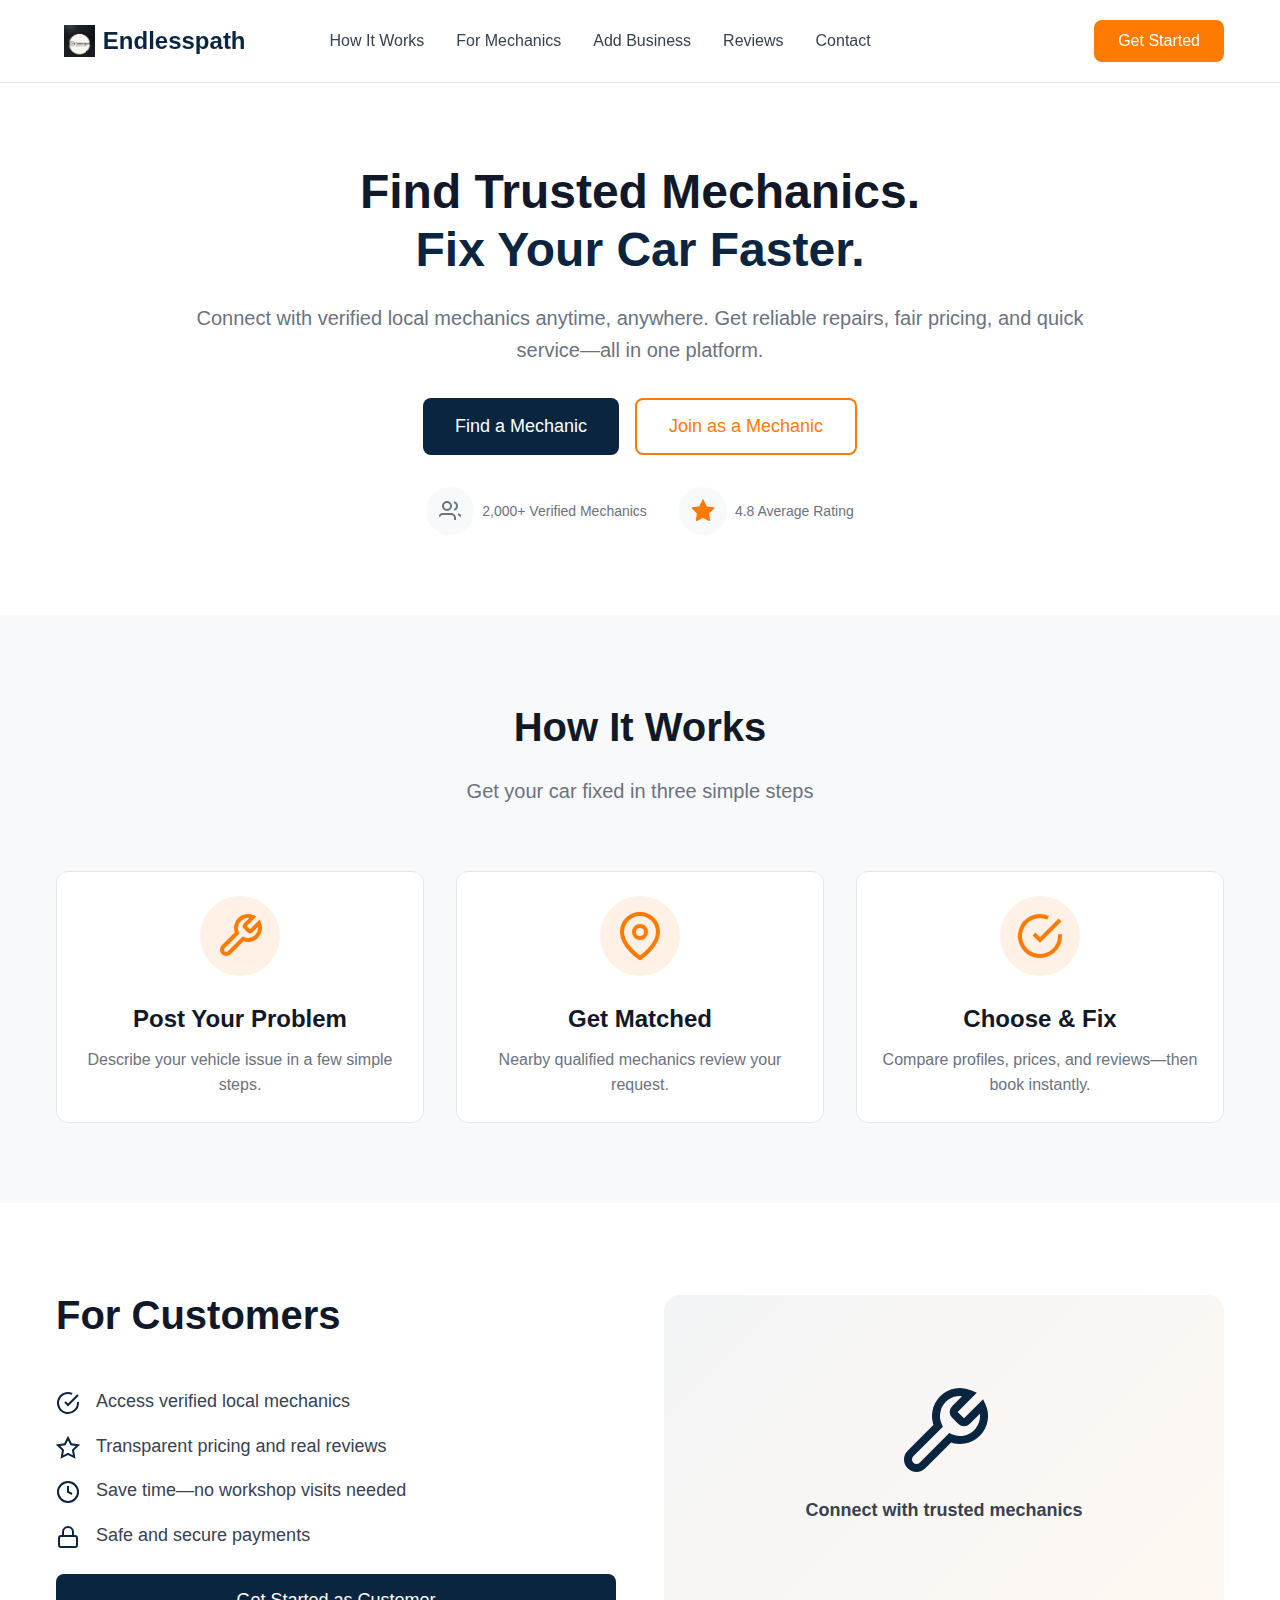
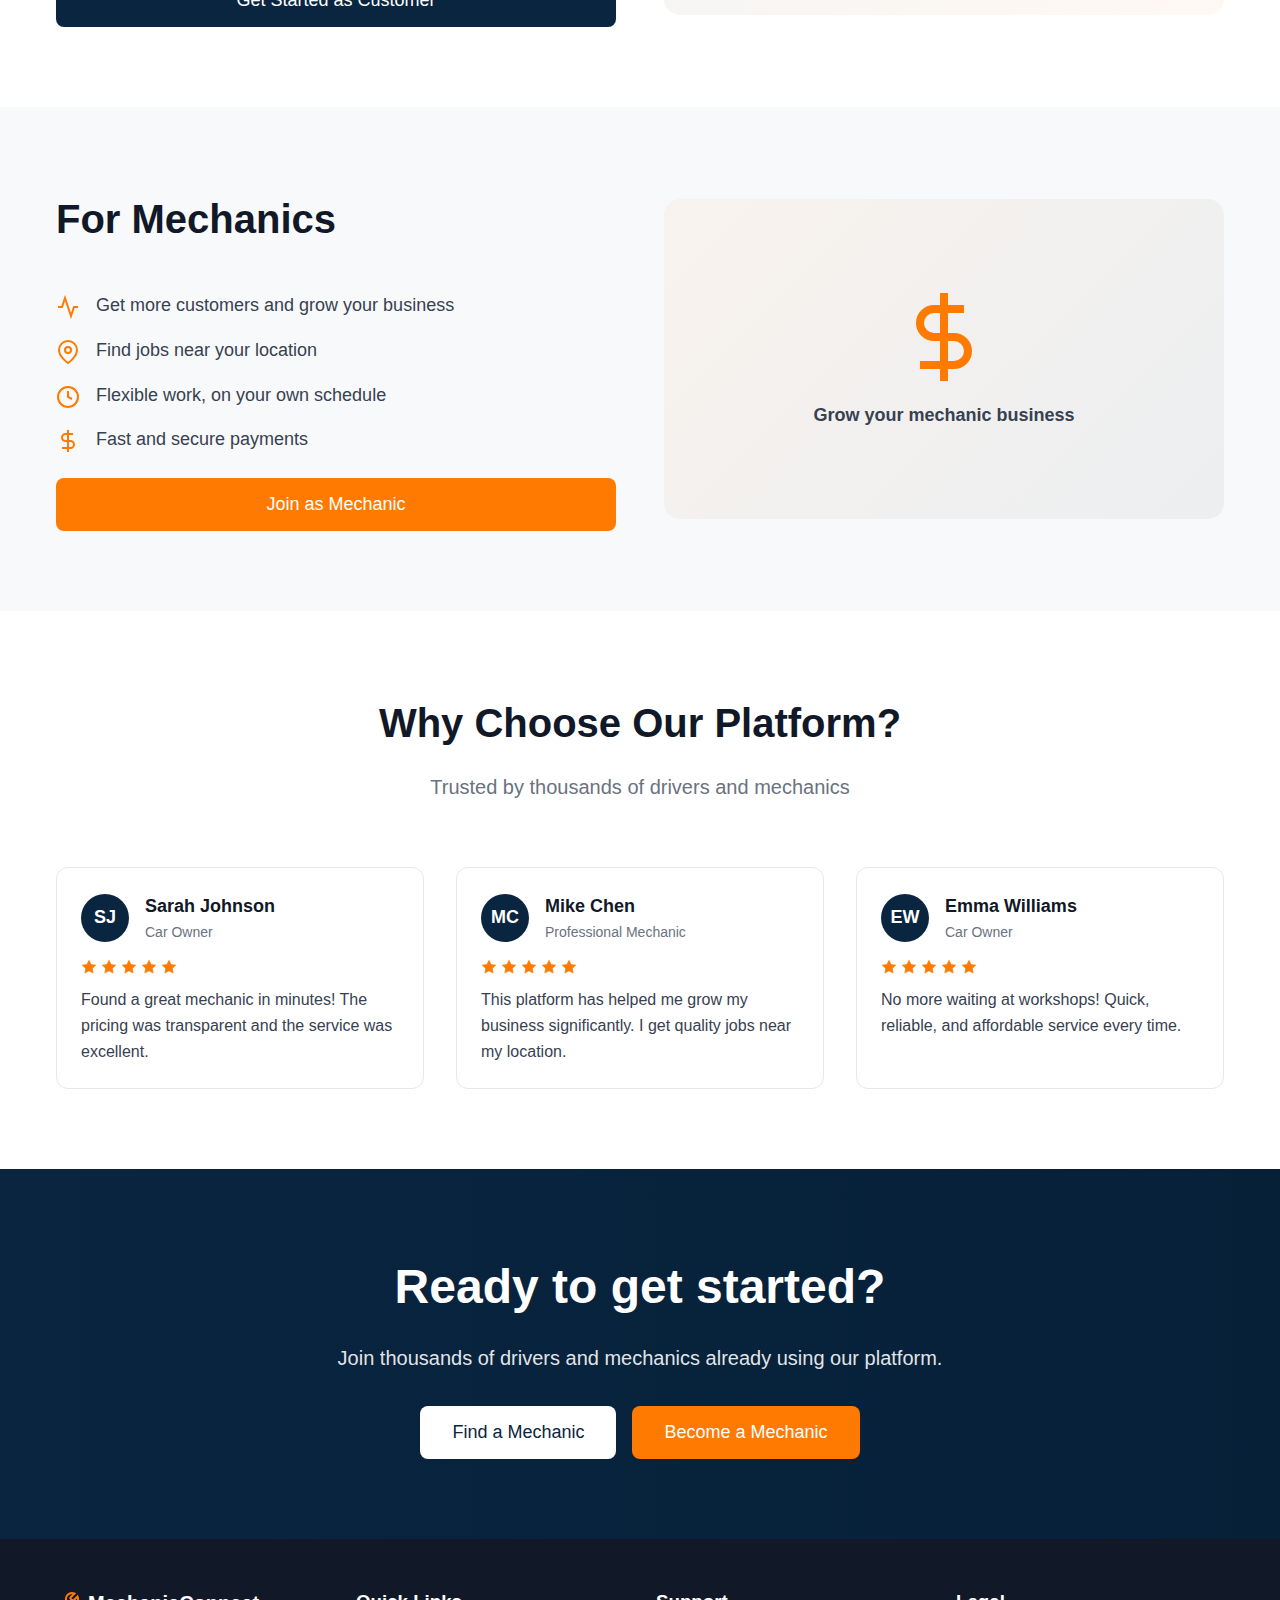
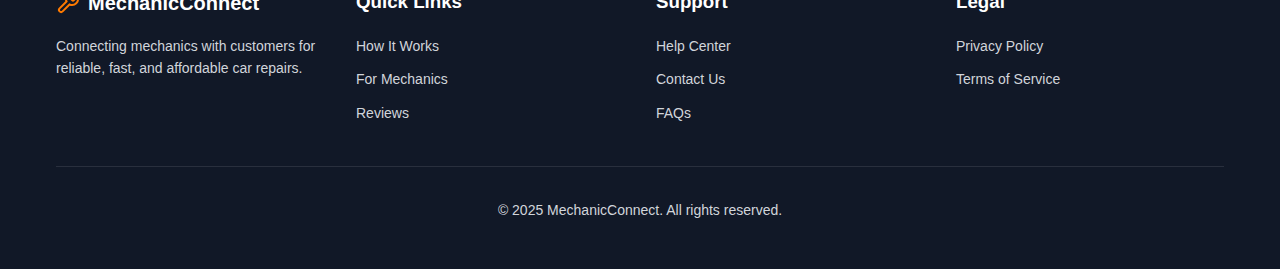
<file: index.html>
<!DOCTYPE html>
<html lang="en">
<head>
    <meta charset="UTF-8">
    <meta name="viewport" content="width=device-width, initial-scale=1.0">
    <title>MechanicConnect - Find Trusted Mechanics</title>
    <link rel="stylesheet" href="./style.css">
</head>
<body>
    <!-- Header -->
    <header class="header">
        <div class="container">
            <div class="header-content">
                <div class="logo">
                    <svg class="logo-icon" viewBox="0 0 24 24" fill="none" stroke="currentColor">
                        <img src="./logo.jpeg">
                    </svg>
                    <span class="logo-text">Endlesspath</span>
                </div>
                <nav class="nav-links">
                    <a href="#how-it-works">How It Works</a>
                    <a href="#for-mechanics">For Mechanics</a>
                    <a href="">Add Business</a>
                    <a href="#reviews">Reviews</a>
                    <a href="#contact">Contact</a>
                </nav>
                <button class="btn btn-primary" onclick="location.href='customer-register.html'">Get Started</button>
            </div>
        </div>
    </header>

    <!-- Hero Section -->
    <section class="hero">
        <div class="container">
            <div class="hero-content">
                <h1 class="hero-title">
                    Find Trusted Mechanics.<br>
                    <span class="text-blue">Fix Your Car Faster.</span>
                </h1>
                <p class="hero-subtitle">
                    Connect with verified local mechanics anytime, anywhere. Get reliable repairs, fair pricing, and quick service—all in one platform.
                </p>
                <div class="hero-buttons">
                    <button class="btn btn-blue btn-lg" onclick="location.href='customer-register.html'">Find a Mechanic</button>
                    <button class="btn btn-orange-outline btn-lg" onclick="location.href='mechanic-register.html'">Join as a Mechanic</button>
                </div>
                <div class="hero-stats">
                    <div class="stat-item">
                        <svg class="stat-icon" viewBox="0 0 24 24" fill="none" stroke="currentColor">
                            <path d="M17 21v-2a4 4 0 0 0-4-4H5a4 4 0 0 0-4 4v2"></path>
                            <circle cx="9" cy="7" r="4"></circle>
                            <path d="M23 21v-2a4 4 0 0 0-3-3.87"></path>
                            <path d="M16 3.13a4 4 0 0 1 0 7.75"></path>
                        </svg>
                        <span>2,000+ Verified Mechanics</span>
                    </div>
                    <div class="stat-item">
                        <svg class="stat-icon" viewBox="0 0 24 24" fill="#FF7A00" stroke="#FF7A00">
                            <polygon points="12 2 15.09 8.26 22 9.27 17 14.14 18.18 21.02 12 17.77 5.82 21.02 7 14.14 2 9.27 8.91 8.26 12 2"></polygon>
                        </svg>
                        <span>4.8 Average Rating</span>
                    </div>
                </div>
            </div>
        </div>
    </section>

    <!-- How It Works -->
    <section id="how-it-works" class="section section-gray">
        <div class="container">
            <div class="section-header">
                <h2 class="section-title">How It Works</h2>
                <p class="section-subtitle">Get your car fixed in three simple steps</p>
            </div>
            <div class="grid-3">
                <div class="card card-hover">
                    <div class="card-icon orange">
                        <svg viewBox="0 0 24 24" fill="none" stroke="currentColor">
                            <path d="M14.7 6.3a1 1 0 0 0 0 1.4l1.6 1.6a1 1 0 0 0 1.4 0l3.77-3.77a6 6 0 0 1-7.94 7.94l-6.91 6.91a2.12 2.12 0 0 1-3-3l6.91-6.91a6 6 0 0 1 7.94-7.94l-3.76 3.76z"></path>
                        </svg>
                    </div>
                    <h3 class="card-title">Post Your Problem</h3>
                    <p class="card-description">Describe your vehicle issue in a few simple steps.</p>
                </div>
                <div class="card card-hover">
                    <div class="card-icon orange">
                        <svg viewBox="0 0 24 24" fill="none" stroke="currentColor">
                            <path d="M21 10c0 7-9 13-9 13s-9-6-9-13a9 9 0 0 1 18 0z"></path>
                            <circle cx="12" cy="10" r="3"></circle>
                        </svg>
                    </div>
                    <h3 class="card-title">Get Matched</h3>
                    <p class="card-description">Nearby qualified mechanics review your request.</p>
                </div>
                <div class="card card-hover">
                    <div class="card-icon orange">
                        <svg viewBox="0 0 24 24" fill="none" stroke="currentColor">
                            <path d="M22 11.08V12a10 10 0 1 1-5.93-9.14"></path>
                            <polyline points="22 4 12 14.01 9 11.01"></polyline>
                        </svg>
                    </div>
                    <h3 class="card-title">Choose & Fix</h3>
                    <p class="card-description">Compare profiles, prices, and reviews—then book instantly.</p>
                </div>
            </div>
        </div>
    </section>

    <!-- Customer Benefits -->
    <section class="section">
        <div class="container">
            <div class="grid-2">
                <div class="benefits">
                    <h2 class="section-title">For Customers</h2>
                    <div class="benefit-list">
                        <div class="benefit-item">
                            <svg class="benefit-icon blue" viewBox="0 0 24 24" fill="none" stroke="currentColor">
                                <path d="M22 11.08V12a10 10 0 1 1-5.93-9.14"></path>
                                <polyline points="22 4 12 14.01 9 11.01"></polyline>
                            </svg>
                            <p>Access verified local mechanics</p>
                        </div>
                        <div class="benefit-item">
                            <svg class="benefit-icon blue" viewBox="0 0 24 24" fill="none" stroke="currentColor">
                                <polygon points="12 2 15.09 8.26 22 9.27 17 14.14 18.18 21.02 12 17.77 5.82 21.02 7 14.14 2 9.27 8.91 8.26 12 2"></polygon>
                            </svg>
                            <p>Transparent pricing and real reviews</p>
                        </div>
                        <div class="benefit-item">
                            <svg class="benefit-icon blue" viewBox="0 0 24 24" fill="none" stroke="currentColor">
                                <circle cx="12" cy="12" r="10"></circle>
                                <polyline points="12 6 12 12 16 14"></polyline>
                            </svg>
                            <p>Save time—no workshop visits needed</p>
                        </div>
                        <div class="benefit-item">
                            <svg class="benefit-icon blue" viewBox="0 0 24 24" fill="none" stroke="currentColor">
                                <rect x="3" y="11" width="18" height="11" rx="2" ry="2"></rect>
                                <path d="M7 11V7a5 5 0 0 1 10 0v4"></path>
                            </svg>
                            <p>Safe and secure payments</p>
                        </div>
                    </div>
                    <button class="btn btn-blue btn-lg" onclick="location.href='customer-register.html'">Get Started as Customer</button>
                </div>
                <div class="feature-box">
                    <svg class="feature-icon" viewBox="0 0 24 24" fill="none" stroke="currentColor">
                        <path d="M14.7 6.3a1 1 0 0 0 0 1.4l1.6 1.6a1 1 0 0 0 1.4 0l3.77-3.77a6 6 0 0 1-7.94 7.94l-6.91 6.91a2.12 2.12 0 0 1-3-3l6.91-6.91a6 6 0 0 1 7.94-7.94l-3.76 3.76z"></path>
                    </svg>
                    <p class="feature-text">Connect with trusted mechanics</p>
                </div>
            </div>
        </div>
    </section>

    <!-- Mechanic Benefits -->
    <section id="for-mechanics" class="section section-gray">
        <div class="container">
            <div class="grid-2 grid-reverse">
                <div class="feature-box feature-box-orange">
                    <svg class="feature-icon" viewBox="0 0 24 24" fill="none" stroke="currentColor">
                        <line x1="12" y1="1" x2="12" y2="23"></line>
                        <path d="M17 5H9.5a3.5 3.5 0 0 0 0 7h5a3.5 3.5 0 0 1 0 7H6"></path>
                    </svg>
                    <p class="feature-text">Grow your mechanic business</p>
                </div>
                <div class="benefits">
                    <h2 class="section-title">For Mechanics</h2>
                    <div class="benefit-list">
                        <div class="benefit-item">
                            <svg class="benefit-icon orange" viewBox="0 0 24 24" fill="none" stroke="currentColor">
                                <polyline points="22 12 18 12 15 21 9 3 6 12 2 12"></polyline>
                            </svg>
                            <p>Get more customers and grow your business</p>
                        </div>
                        <div class="benefit-item">
                            <svg class="benefit-icon orange" viewBox="0 0 24 24" fill="none" stroke="currentColor">
                                <path d="M21 10c0 7-9 13-9 13s-9-6-9-13a9 9 0 0 1 18 0z"></path>
                                <circle cx="12" cy="10" r="3"></circle>
                            </svg>
                            <p>Find jobs near your location</p>
                        </div>
                        <div class="benefit-item">
                            <svg class="benefit-icon orange" viewBox="0 0 24 24" fill="none" stroke="currentColor">
                                <circle cx="12" cy="12" r="10"></circle>
                                <polyline points="12 6 12 12 16 14"></polyline>
                            </svg>
                            <p>Flexible work, on your own schedule</p>
                        </div>
                        <div class="benefit-item">
                            <svg class="benefit-icon orange" viewBox="0 0 24 24" fill="none" stroke="currentColor">
                                <line x1="12" y1="1" x2="12" y2="23"></line>
                                <path d="M17 5H9.5a3.5 3.5 0 0 0 0 7h5a3.5 3.5 0 0 1 0 7H6"></path>
                            </svg>
                            <p>Fast and secure payments</p>
                        </div>
                    </div>
                    <button class="btn btn-orange btn-lg" onclick="location.href='mechanic-register.html'">Join as Mechanic</button>
                </div>
            </div>
        </div>
    </section>

    <!-- Reviews -->
    <section id="reviews" class="section">
        <div class="container">
            <div class="section-header">
                <h2 class="section-title">Why Choose Our Platform?</h2>
                <p class="section-subtitle">Trusted by thousands of drivers and mechanics</p>
            </div>
            <div class="grid-3">
                <div class="card">
                    <div class="review-header">
                        <div class="avatar">SJ</div>
                        <div>
                            <h4 class="review-name">Sarah Johnson</h4>
                            <p class="review-role">Car Owner</p>
                        </div>
                    </div>
                    <div class="review-stars">
                        <svg viewBox="0 0 24 24" fill="#FF7A00" stroke="#FF7A00"><polygon points="12 2 15.09 8.26 22 9.27 17 14.14 18.18 21.02 12 17.77 5.82 21.02 7 14.14 2 9.27 8.91 8.26 12 2"></polygon></svg>
                        <svg viewBox="0 0 24 24" fill="#FF7A00" stroke="#FF7A00"><polygon points="12 2 15.09 8.26 22 9.27 17 14.14 18.18 21.02 12 17.77 5.82 21.02 7 14.14 2 9.27 8.91 8.26 12 2"></polygon></svg>
                        <svg viewBox="0 0 24 24" fill="#FF7A00" stroke="#FF7A00"><polygon points="12 2 15.09 8.26 22 9.27 17 14.14 18.18 21.02 12 17.77 5.82 21.02 7 14.14 2 9.27 8.91 8.26 12 2"></polygon></svg>
                        <svg viewBox="0 0 24 24" fill="#FF7A00" stroke="#FF7A00"><polygon points="12 2 15.09 8.26 22 9.27 17 14.14 18.18 21.02 12 17.77 5.82 21.02 7 14.14 2 9.27 8.91 8.26 12 2"></polygon></svg>
                        <svg viewBox="0 0 24 24" fill="#FF7A00" stroke="#FF7A00"><polygon points="12 2 15.09 8.26 22 9.27 17 14.14 18.18 21.02 12 17.77 5.82 21.02 7 14.14 2 9.27 8.91 8.26 12 2"></polygon></svg>
                    </div>
                    <p class="review-text">Found a great mechanic in minutes! The pricing was transparent and the service was excellent.</p>
                </div>
                <div class="card">
                    <div class="review-header">
                        <div class="avatar">MC</div>
                        <div>
                            <h4 class="review-name">Mike Chen</h4>
                            <p class="review-role">Professional Mechanic</p>
                        </div>
                    </div>
                    <div class="review-stars">
                        <svg viewBox="0 0 24 24" fill="#FF7A00" stroke="#FF7A00"><polygon points="12 2 15.09 8.26 22 9.27 17 14.14 18.18 21.02 12 17.77 5.82 21.02 7 14.14 2 9.27 8.91 8.26 12 2"></polygon></svg>
                        <svg viewBox="0 0 24 24" fill="#FF7A00" stroke="#FF7A00"><polygon points="12 2 15.09 8.26 22 9.27 17 14.14 18.18 21.02 12 17.77 5.82 21.02 7 14.14 2 9.27 8.91 8.26 12 2"></polygon></svg>
                        <svg viewBox="0 0 24 24" fill="#FF7A00" stroke="#FF7A00"><polygon points="12 2 15.09 8.26 22 9.27 17 14.14 18.18 21.02 12 17.77 5.82 21.02 7 14.14 2 9.27 8.91 8.26 12 2"></polygon></svg>
                        <svg viewBox="0 0 24 24" fill="#FF7A00" stroke="#FF7A00"><polygon points="12 2 15.09 8.26 22 9.27 17 14.14 18.18 21.02 12 17.77 5.82 21.02 7 14.14 2 9.27 8.91 8.26 12 2"></polygon></svg>
                        <svg viewBox="0 0 24 24" fill="#FF7A00" stroke="#FF7A00"><polygon points="12 2 15.09 8.26 22 9.27 17 14.14 18.18 21.02 12 17.77 5.82 21.02 7 14.14 2 9.27 8.91 8.26 12 2"></polygon></svg>
                    </div>
                    <p class="review-text">This platform has helped me grow my business significantly. I get quality jobs near my location.</p>
                </div>
                <div class="card">
                    <div class="review-header">
                        <div class="avatar">EW</div>
                        <div>
                            <h4 class="review-name">Emma Williams</h4>
                            <p class="review-role">Car Owner</p>
                        </div>
                    </div>
                    <div class="review-stars">
                        <svg viewBox="0 0 24 24" fill="#FF7A00" stroke="#FF7A00"><polygon points="12 2 15.09 8.26 22 9.27 17 14.14 18.18 21.02 12 17.77 5.82 21.02 7 14.14 2 9.27 8.91 8.26 12 2"></polygon></svg>
                        <svg viewBox="0 0 24 24" fill="#FF7A00" stroke="#FF7A00"><polygon points="12 2 15.09 8.26 22 9.27 17 14.14 18.18 21.02 12 17.77 5.82 21.02 7 14.14 2 9.27 8.91 8.26 12 2"></polygon></svg>
                        <svg viewBox="0 0 24 24" fill="#FF7A00" stroke="#FF7A00"><polygon points="12 2 15.09 8.26 22 9.27 17 14.14 18.18 21.02 12 17.77 5.82 21.02 7 14.14 2 9.27 8.91 8.26 12 2"></polygon></svg>
                        <svg viewBox="0 0 24 24" fill="#FF7A00" stroke="#FF7A00"><polygon points="12 2 15.09 8.26 22 9.27 17 14.14 18.18 21.02 12 17.77 5.82 21.02 7 14.14 2 9.27 8.91 8.26 12 2"></polygon></svg>
                        <svg viewBox="0 0 24 24" fill="#FF7A00" stroke="#FF7A00"><polygon points="12 2 15.09 8.26 22 9.27 17 14.14 18.18 21.02 12 17.77 5.82 21.02 7 14.14 2 9.27 8.91 8.26 12 2"></polygon></svg>
                    </div>
                    <p class="review-text">No more waiting at workshops! Quick, reliable, and affordable service every time.</p>
                </div>
            </div>
        </div>
    </section>

    <!-- Final CTA -->
    <section class="cta-section">
        <div class="container">
            <div class="cta-content">
                <h2 class="cta-title">Ready to get started?</h2>
                <p class="cta-subtitle">Join thousands of drivers and mechanics already using our platform.</p>
                <div class="cta-buttons">
                    <button class="btn btn-white btn-lg" onclick="location.href='customer-register.html'">Find a Mechanic</button>
                    <button class="btn btn-orange btn-lg" onclick="location.href='mechanic-register.html'">Become a Mechanic</button>
                </div>
            </div>
        </div>
    </section>

    <!-- Footer -->
    <footer id="contact" class="footer">
        <div class="container">
            <div class="footer-grid">
                <div>
                    <div class="footer-logo">
                        <svg class="logo-icon" viewBox="0 0 24 24" fill="none" stroke="currentColor">
                            <path d="M14.7 6.3a1 1 0 0 0 0 1.4l1.6 1.6a1 1 0 0 0 1.4 0l3.77-3.77a6 6 0 0 1-7.94 7.94l-6.91 6.91a2.12 2.12 0 0 1-3-3l6.91-6.91a6 6 0 0 1 7.94-7.94l-3.76 3.76z"></path>
                        </svg>
                        <span>MechanicConnect</span>
                    </div>
                    <p class="footer-text">Connecting mechanics with customers for reliable, fast, and affordable car repairs.</p>
                </div>
                <div>
                    <h3 class="footer-title">Quick Links</h3>
                    <ul class="footer-links">
                        <li><a href="#how-it-works">How It Works</a></li>
                        <li><a href="#for-mechanics">For Mechanics</a></li>
                        <li><a href="#reviews">Reviews</a></li>
                    </ul>
                </div>
                <div>
                    <h3 class="footer-title">Support</h3>
                    <ul class="footer-links">
                        <li><a href="#">Help Center</a></li>
                        <li><a href="#">Contact Us</a></li>
                        <li><a href="#">FAQs</a></li>
                    </ul>
                </div>
                <div>
                    <h3 class="footer-title">Legal</h3>
                    <ul class="footer-links">
                        <li><a href="#">Privacy Policy</a></li>
                        <li><a href="#">Terms of Service</a></li>
                    </ul>
                </div>
            </div>
            <div class="footer-bottom">
                <p>&copy; 2025 MechanicConnect. All rights reserved.</p>
            </div>
        </div>
    </footer>
</body>

</html>
</file>
<file: style.css>
* {
    margin: 0;
    padding: 0;
    box-sizing: border-box;
}

:root {
    --primary-blue: #0A2540;
    --primary-orange: #FF7A00;
    --blue-700: #062038;
    --gray-50: #F8F9FA;
    --gray-100: #F3F4F6;
    --gray-200: #E5E7EB;
    --gray-300: #D1D5DB;
    --gray-600: #6B7280;
    --gray-700: #374151;
    --gray-900: #111827;
    --white: #FFFFFF;
}

body {
    font-family: -apple-system, BlinkMacSystemFont, 'Segoe UI', 'Roboto', 'Oxygen', 'Ubuntu', 'Cantarell', sans-serif;
    line-height: 1.6;
    color: var(--gray-900);
    background-color: var(--white);
}

html {
    scroll-behavior: smooth;
}

/* Container */
.container {
    max-width: 1200px;
    margin: 0 auto;
    padding: 0 1rem;
}

.container-small {
    max-width: 500px;
    margin: 0 auto;
    padding: 3rem 1rem;
}

.container-medium {
    max-width: 800px;
    margin: 0 auto;
    padding: 3rem 1rem;
}

/* Header */
.header {
    position: sticky;
    top: 0;
    z-index: 50;
    background: rgba(255, 255, 255, 0.95);
    backdrop-filter: blur(10px);
    border-bottom: 1px solid var(--gray-200);
}

.header-content {
    display: flex;
    align-items: center;
    justify-content: space-between;
    padding: 1rem 0;
}

.logo {
    display: flex;
    align-items: center;
    gap: 0.5rem;
    height:50px;
    width:50px;
}

.logo-icon {
    width: 32px;
    height: 32px;
    stroke: var(--primary-blue);
    stroke-width: 2;
}

img{
    width:32px;
    height:32px;
}

.logo-icon.orange {
    stroke: var(--primary-orange);
}

.logo-text {
    font-size: 1.5rem;
    font-weight: bold;
    color: var(--primary-blue);
}

.nav-links {
    display: none;
    gap: 2rem;
}

.nav-links a {
    text-decoration: none;
    color: var(--gray-700);
    transition: color 0.2s;
}

.nav-links a:hover {
    color: var(--primary-blue);
}

@media (min-width: 768px) {
    .nav-links {
        display: flex;
    }
}

/* Hero Section */
.hero {
    padding: 5rem 1rem;
    background-color: var(--white);
}

.hero-content {
    text-align: center;
    max-width: 900px;
    margin: 0 auto;
}

.hero-title {
    font-size: 3rem;
    font-weight: bold;
    line-height: 1.2;
    margin-bottom: 1.5rem;
}

.text-blue {
    color: var(--primary-blue);
}

.hero-subtitle {
    font-size: 1.25rem;
    color: var(--gray-600);
    margin-bottom: 2rem;
}

.hero-buttons {
    display: flex;
    flex-direction: column;
    gap: 1rem;
    justify-content: center;
    margin-bottom: 2rem;
}

@media (min-width: 640px) {
    .hero-buttons {
        flex-direction: row;
    }
}

.hero-stats {
    display: flex;
    flex-direction: column;
    gap: 1rem;
    justify-content: center;
    align-items: center;
    margin-top: 2rem;
}

@media (min-width: 640px) {
    .hero-stats {
        flex-direction: row;
        gap: 2rem;
    }
}

.stat-item {
    display: flex;
    align-items: center;
    gap: 0.5rem;
    font-size: 0.875rem;
    color: var(--gray-600);
}

.stat-icon {
    width: 20px;
    height: 20px;
    stroke-width: 2;
}

/* Sections */
.section {
    padding: 5rem 1rem;
}

.section-gray {
    background-color: var(--gray-50);
}

.section-header {
    text-align: center;
    margin-bottom: 4rem;
}

.section-title {
    font-size: 2.5rem;
    font-weight: bold;
    margin-bottom: 1rem;
}

.section-subtitle {
    font-size: 1.25rem;
    color: var(--gray-600);
}

/* Grid Layouts */
.grid-2 {
    display: grid;
    grid-template-columns: 1fr;
    gap: 3rem;
    align-items: center;
}

@media (min-width: 768px) {
    .grid-2 {
        grid-template-columns: 1fr 1fr;
    }
}

.grid-3 {
    display: grid;
    grid-template-columns: 1fr;
    gap: 2rem;
}

@media (min-width: 768px) {
    .grid-3 {
        grid-template-columns: repeat(3, 1fr);
    }
}

.grid-reverse {
    direction: ltr;
}

@media (min-width: 768px) {
    .grid-reverse > *:first-child {
        order: 1;
    }
    .grid-reverse > *:last-child {
        order: 0;
    }
}

/* Cards */
.card {
    background: var(--white);
    border: 1px solid var(--gray-200);
    border-radius: 12px;
    padding: 1.5rem;
    transition: box-shadow 0.3s, border-color 0.3s;
}

.card-hover:hover {
    box-shadow: 0 10px 25px rgba(0, 0, 0, 0.1);
    border-color: var(--primary-blue);
}

.card-icon {
    display: flex;
    align-items: center;
    justify-content: center;
    width: 80px;
    height: 80px;
    margin: 0 auto 1.5rem;
    border-radius: 50%;
}

.card-icon.orange {
    color: var(--primary-orange);
    background: rgba(255, 122, 0, 0.1);
}

.card-icon svg {
    width: 48px;
    height: 48px;
    stroke-width: 2;
}

.card-title {
    font-size: 1.5rem;
    font-weight: 600;
    text-align: center;
    margin-bottom: 0.5rem;
}

.card-description {
    text-align: center;
    color: var(--gray-600);
}

.card-subtitle {
    color: var(--gray-600);
    margin-bottom: 1rem;
}

/* Benefits */
.benefits {
    display: flex;
    flex-direction: column;
    gap: 1.5rem;
}

.benefit-list {
    display: flex;
    flex-direction: column;
    gap: 1rem;
}

.benefit-item {
    display: flex;
    align-items: flex-start;
    gap: 1rem;
}

.benefit-icon {
    width: 24px;
    height: 24px;
    flex-shrink: 0;
    margin-top: 0.25rem;
    stroke-width: 2;
}

.benefit-icon.blue {
    stroke: var(--primary-blue);
}

.benefit-icon.orange {
    stroke: var(--primary-orange);
}

.benefit-item p {
    font-size: 1.125rem;
    color: var(--gray-700);
}

/* Feature Box */
.feature-box {
    display: flex;
    flex-direction: column;
    align-items: center;
    justify-content: center;
    background: linear-gradient(135deg, rgba(10, 37, 64, 0.05), rgba(255, 122, 0, 0.05));
    border-radius: 16px;
    padding: 3rem;
    min-height: 320px;
}

.feature-box-orange {
    background: linear-gradient(135deg, rgba(255, 122, 0, 0.05), rgba(10, 37, 64, 0.05));
}

.feature-icon {
    width: 96px;
    height: 96px;
    margin-bottom: 1rem;
    stroke: var(--primary-blue);
    stroke-width: 2;
}

.feature-box-orange .feature-icon {
    stroke: var(--primary-orange);
}

.feature-text {
    font-size: 1.125rem;
    font-weight: 600;
    text-align: center;
    color: var(--gray-700);
}

/* Reviews */
.review-header {
    display: flex;
    align-items: center;
    gap: 1rem;
    margin-bottom: 1rem;
}

.avatar {
    width: 48px;
    height: 48px;
    border-radius: 50%;
    background: var(--primary-blue);
    color: var(--white);
    display: flex;
    align-items: center;
    justify-content: center;
    font-weight: 600;
    font-size: 1.125rem;
}

.review-name {
    font-size: 1.125rem;
    font-weight: 600;
}

.review-role {
    font-size: 0.875rem;
    color: var(--gray-600);
}

.review-stars {
    display: flex;
    gap: 0.25rem;
    margin-bottom: 0.75rem;
}

.review-stars svg {
    width: 16px;
    height: 16px;
}

.review-text {
    color: var(--gray-700);
    line-height: 1.6;
}

/* CTA Section */
.cta-section {
    padding: 5rem 1rem;
    background: linear-gradient(90deg, var(--primary-blue) 0%, var(--blue-700) 100%);
}

.cta-content {
    max-width: 800px;
    margin: 0 auto;
    text-align: center;
}

.cta-title {
    font-size: 3rem;
    font-weight: bold;
    color: var(--white);
    margin-bottom: 1rem;
}

.cta-subtitle {
    font-size: 1.25rem;
    color: rgba(255, 255, 255, 0.9);
    margin-bottom: 2rem;
}

.cta-buttons {
    display: flex;
    flex-direction: column;
    gap: 1rem;
    justify-content: center;
}

@media (min-width: 640px) {
    .cta-buttons {
        flex-direction: row;
    }
}

/* Footer */
.footer {
    background: var(--gray-900);
    color: var(--gray-300);
    padding: 3rem 1rem;
}

.footer-grid {
    display: grid;
    grid-template-columns: 1fr;
    gap: 2rem;
    margin-bottom: 2rem;
}

@media (min-width: 768px) {
    .footer-grid {
        grid-template-columns: repeat(4, 1fr);
    }
}

.footer-logo {
    display: flex;
    align-items: center;
    gap: 0.5rem;
    margin-bottom: 1rem;
}

.footer-logo svg {
    width: 24px;
    height: 24px;
    stroke: var(--primary-orange);
}

.footer-logo span {
    font-size: 1.25rem;
    font-weight: bold;
    color: var(--white);
}

.footer-text {
    font-size: 0.875rem;
    line-height: 1.6;
}

.footer-title {
    font-weight: 600;
    color: var(--white);
    margin-bottom: 1rem;
}

.footer-links {
    list-style: none;
}

.footer-links li {
    margin-bottom: 0.5rem;
}

.footer-links a {
    color: var(--gray-300);
    text-decoration: none;
    font-size: 0.875rem;
    transition: color 0.2s;
}

.footer-links a:hover {
    color: var(--primary-orange);
}

.footer-bottom {
    text-align: center;
    padding-top: 2rem;
    border-top: 1px solid rgba(255, 255, 255, 0.1);
}

.footer-bottom p {
    font-size: 0.875rem;
}

/* Buttons */
.btn {
    display: inline-flex;
    align-items: center;
    justify-content: center;
    gap: 0.5rem;
    padding: 0.75rem 1.5rem;
    border: none;
    border-radius: 8px;
    font-size: 1rem;
    font-weight: 500;
    cursor: pointer;
    transition: all 0.2s;
    text-decoration: none;
}

.btn:hover {
    transform: translateY(-1px);
}

.btn:active {
    transform: translateY(0);
}

.btn svg {
    width: 16px;
    height: 16px;
    stroke-width: 2;
}

.btn-primary {
    background: var(--primary-orange);
    color: var(--white);
}

.btn-primary:hover {
    background: rgba(255, 122, 0, 0.9);
}

.btn-blue {
    background: var(--primary-blue);
    color: var(--white);
}

.btn-blue:hover {
    background: rgba(10, 37, 64, 0.9);
}

.btn-orange {
    background: var(--primary-orange);
    color: var(--white);
}

.btn-orange:hover {
    background: rgba(255, 122, 0, 0.9);
}

.btn-orange-outline {
    border: 2px solid var(--primary-orange);
    color: var(--primary-orange);
    background: transparent;
}

.btn-orange-outline:hover {
    background: var(--primary-orange);
    color: var(--white);
}

.btn-white {
    background: var(--white);
    color: var(--primary-blue);
}

.btn-white:hover {
    background: var(--gray-100);
}

.btn-outline {
    border: 1px solid var(--gray-300);
    background: transparent;
    color: var(--gray-700);
}

.btn-outline:hover {
    border-color: var(--primary-blue);
    color: var(--primary-blue);
}

.btn-ghost {
    background: transparent;
    color: var(--gray-700);
    padding: 0.5rem 1rem;
}

.btn-ghost:hover {
    background: var(--gray-100);
}

.btn-lg {
    padding: 1rem 2rem;
    font-size: 1.125rem;
}

.btn-full {
    width: 100%;
}

.btn-back {
    display: flex;
    align-items: center;
    gap: 0.5rem;
    background: transparent;
    border: none;
    color: var(--gray-700);
    padding: 0.5rem;
    margin-bottom: 1.5rem;
    cursor: pointer;
    transition: color 0.2s;
}

.btn-back:hover {
    color: var(--primary-blue);
}

.btn-back svg {
    width: 20px;
    height: 20px;
    stroke-width: 2;
}

/* Forms */
.form {
    display: flex;
    flex-direction: column;
    gap: 1.5rem;
}

.form-row {
    display: grid;
    grid-template-columns: 1fr;
    gap: 1rem;
}

@media (min-width: 768px) {
    .form-row {
        grid-template-columns: 1fr 1fr;
    }
}

.form-group {
    display: flex;
    flex-direction: column;
    gap: 0.5rem;
}

.form-group label {
    font-weight: 500;
    color: var(--gray-700);
}

.form-group input,
.form-group select,
.form-group textarea {
    padding: 0.75rem;
    border: 1px solid var(--gray-300);
    border-radius: 6px;
    font-size: 1rem;
    font-family: inherit;
    transition: border-color 0.2s, box-shadow 0.2s;
}

.form-group input:focus,
.form-group select:focus,
.form-group textarea:focus {
    outline: none;
    border-color: var(--primary-blue);
    box-shadow: 0 0 0 3px rgba(10, 37, 64, 0.1);
}

.form-group textarea {
    resize: vertical;
}

.form-footer {
    text-align: center;
    font-size: 0.875rem;
    color: var(--gray-600);
}

.link-blue {
    color: var(--primary-blue);
    text-decoration: none;
    font-weight: 600;
}

.link-blue:hover {
    text-decoration: underline;
}

.link-orange {
    color: var(--primary-orange);
    text-decoration: none;
    font-weight: 600;
}

.link-orange:hover {
    text-decoration: underline;
}

/* Register Page */
.register-page {
    min-height: 100vh;
    background: var(--gray-50);
    padding: 2rem 1rem;
}

.register-card {
    max-width: 100%;
}

.register-header {
    text-align: center;
    margin-bottom: 2rem;
}

.register-icon {
    width: 80px;
    height: 80px;
    margin: 0 auto 1rem;
    border-radius: 50%;
    display: flex;
    align-items: center;
    justify-content: center;
}

.register-icon.blue {
    background: rgba(10, 37, 64, 0.1);
}

.register-icon.orange {
    background: rgba(255, 122, 0, 0.1);
}

.register-icon svg {
    width: 48px;
    height: 48px;
    stroke-width: 2;
}

.register-icon.blue svg {
    stroke: var(--primary-blue);
}

.register-icon.orange svg {
    stroke: var(--primary-orange);
}

.register-title {
    font-size: 2rem;
    font-weight: bold;
    margin-bottom: 0.5rem;
}

.register-subtitle {
    color: var(--gray-600);
}

/* Dashboard */
.dashboard-header {
    background: var(--white);
}

.header-user {
    display: flex;
    align-items: center;
    gap: 1rem;
}

.dashboard-content {
    min-height: calc(100vh - 70px);
    background: var(--gray-50);
    padding: 2rem 1rem;
}

.dashboard-header-section {
    margin-bottom: 2rem;
}

.dashboard-header-section h1 {
    font-size: 2rem;
    font-weight: bold;
    margin-bottom: 0.5rem;
}

.dashboard-header-section p {
    color: var(--gray-600);
}

/* Search */
.search-card {
    margin-bottom: 2rem;
}

.search-bar {
    display: flex;
    gap: 1rem;
    margin-bottom: 1rem;
}

.search-bar input {
    flex: 1;
    padding: 0.75rem;
    border: 1px solid var(--gray-300);
    border-radius: 6px;
    font-size: 1rem;
}

.search-bar input:focus {
    outline: none;
    border-color: var(--primary-blue);
    box-shadow: 0 0 0 3px rgba(10, 37, 64, 0.1);
}

/* Stats Grid */
.stats-grid {
    display: grid;
    grid-template-columns: 1fr;
    gap: 1.5rem;
    margin-bottom: 2rem;
}

@media (min-width: 768px) {
    .stats-grid {
        grid-template-columns: repeat(2, 1fr);
    }
}

@media (min-width: 1024px) {
    .stats-grid {
        grid-template-columns: repeat(4, 1fr);
    }
}

.stat-card {
    background: var(--white);
    border: 1px solid var(--gray-200);
    border-radius: 12px;
    padding: 1.5rem;
}

.stat-content {
    display: flex;
    align-items: center;
    justify-content: space-between;
}

.stat-label {
    font-size: 0.875rem;
    color: var(--gray-600);
    margin-bottom: 0.25rem;
}

.stat-value {
    font-size: 2rem;
    font-weight: bold;
    color: var(--gray-900);
}

.stat-icon {
    width: 48px;
    height: 48px;
    padding: 12px;
    border-radius: 50%;
    background: var(--gray-50);
}

.stat-icon svg {
    width: 100%;
    height: 100%;
    stroke-width: 2;
}

.stat-icon.blue svg {
    stroke: var(--primary-blue);
}

.stat-icon.orange svg {
    stroke: var(--primary-orange);
}

.stat-icon.green svg {
    stroke: #10B981;
}

/* Profile */
.profile-card {
    margin-bottom: 2rem;
}

.profile-content {
    display: flex;
    gap: 1.5rem;
    align-items: flex-start;
}

.profile-avatar {
    width: 64px;
    height: 64px;
    border-radius: 50%;
    background: var(--primary-orange);
    color: var(--white);
    display: flex;
    align-items: center;
    justify-content: center;
    font-weight: 600;
    font-size: 1.5rem;
    flex-shrink: 0;
}

.profile-info {
    flex: 1;
}

.profile-name-row {
    display: flex;
    align-items: center;
    gap: 1rem;
    margin-bottom: 0.75rem;
}

.profile-name-row h3 {
    font-size: 1.25rem;
    font-weight: 600;
}

.badge {
    display: inline-block;
    padding: 0.25rem 0.75rem;
    border-radius: 12px;
    font-size: 0.875rem;
    font-weight: 500;
}

.badge-success {
    background: rgba(16, 185, 129, 0.1);
    color: #10B981;
}

.profile-details {
    display: flex;
    flex-direction: column;
    gap: 0.25rem;
    margin-bottom: 1rem;
    font-size: 0.875rem;
    color: var(--gray-600);
}

.profile-location {
    display: flex;
    align-items: center;
    gap: 0.5rem;
    margin-top: 0.5rem;
}

.profile-location svg {
    width: 16px;
    height: 16px;
    stroke-width: 2;
}

/* Mechanics & Jobs Sections */
.mechanics-section,
.jobs-section {
    margin-top: 2rem;
}

.mechanics-section h2,
.jobs-section h2 {
    font-size: 1.5rem;
    font-weight: bold;
    margin-bottom: 1rem;
}

.mechanic-card,
.job-card {
    background: var(--white);
    border: 1px solid var(--gray-200);
    border-radius: 12px;
    padding: 1.5rem;
    transition: box-shadow 0.3s;
}

.mechanic-card:hover,
.job-card:hover {
    box-shadow: 0 10px 25px rgba(0, 0, 0, 0.1);
}

.mechanic-header {
    display: flex;
    align-items: center;
    gap: 1rem;
    margin-bottom: 1rem;
}

.mechanic-avatar {
    width: 48px;
    height: 48px;
    border-radius: 50%;
    background: var(--primary-blue);
    color: var(--white);
    display: flex;
    align-items: center;
    justify-content: center;
    font-weight: 600;
    flex-shrink: 0;
}

.mechanic-info h3 {
    font-size: 1.125rem;
    font-weight: 600;
}

.mechanic-spec {
    font-size: 0.875rem;
    color: var(--gray-600);
}

.mechanic-details {
    display: flex;
    flex-direction: column;
    gap: 0.5rem;
    margin-bottom: 1rem;
}

.detail-row {
    display: flex;
    align-items: center;
    gap: 0.5rem;
    font-size: 0.875rem;
    color: var(--gray-600);
}

.detail-row svg {
    width: 16px;
    height: 16px;
    stroke-width: 2;
}

.rating {
    display: flex;
    align-items: center;
    gap: 0.5rem;
}

.rating svg {
    width: 16px;
    height: 16px;
}

.rating-value {
    font-weight: 600;
    color: var(--gray-900);
}

.job-card {
    margin-bottom: 1rem;
}

.job-content {
    display: flex;
    justify-content: space-between;
    gap: 1.5rem;
}

.job-info {
    flex: 1;
}

.job-header {
    display: flex;
    align-items: center;
    gap: 0.75rem;
    margin-bottom: 0.75rem;
}

.job-title {
    font-size: 1.125rem;
    font-weight: 600;
}

.job-badge {
    display: inline-block;
    padding: 0.25rem 0.75rem;
    border: 1px solid var(--primary-orange);
    color: var(--primary-orange);
    border-radius: 12px;
    font-size: 0.875rem;
}

.job-description {
    color: var(--gray-700);
    margin-bottom: 0.75rem;
    line-height: 1.6;
}

.job-meta {
    display: flex;
    gap: 1rem;
    font-size: 0.875rem;
    color: var(--gray-600);
}

.job-actions {
    display: flex;
    align-items: flex-start;
}

/* Loading & Empty States */
.loading {
    text-align: center;
    padding: 3rem;
    color: var(--gray-600);
}

.empty-state {
    text-align: center;
    padding: 3rem;
}

.empty-icon {
    width: 64px;
    height: 64px;
    margin: 0 auto 1rem;
    stroke: var(--gray-400);
    stroke-width: 2;
}

.empty-title {
    font-size: 1.125rem;
    color: var(--gray-600);
    margin-bottom: 0.5rem;
}

.empty-text {
    font-size: 0.875rem;
    color: var(--gray-500);
}

/* Toast Notifications */
.toast {
    position: fixed;
    bottom: 2rem;
    right: 2rem;
    background: var(--gray-900);
    color: var(--white);
    padding: 1rem 1.5rem;
    border-radius: 8px;
    box-shadow: 0 10px 25px rgba(0, 0, 0, 0.2);
    opacity: 0;
    transform: translateY(20px);
    transition: all 0.3s;
    pointer-events: none;
    z-index: 1000;
    max-width: 400px;
}

.toast.show {
    opacity: 1;
    transform: translateY(0);
    pointer-events: auto;
}

.toast.success {
    background: #10B981;
}

.toast.error {
    background: #EF4444;
}

/* Responsive Typography */
@media (max-width: 768px) {
    .hero-title {
        font-size: 2rem;
    }
    
    .section-title {
        font-size: 2rem;
    }
    
    .cta-title {
        font-size: 2rem;
    }
}
"
</file>
